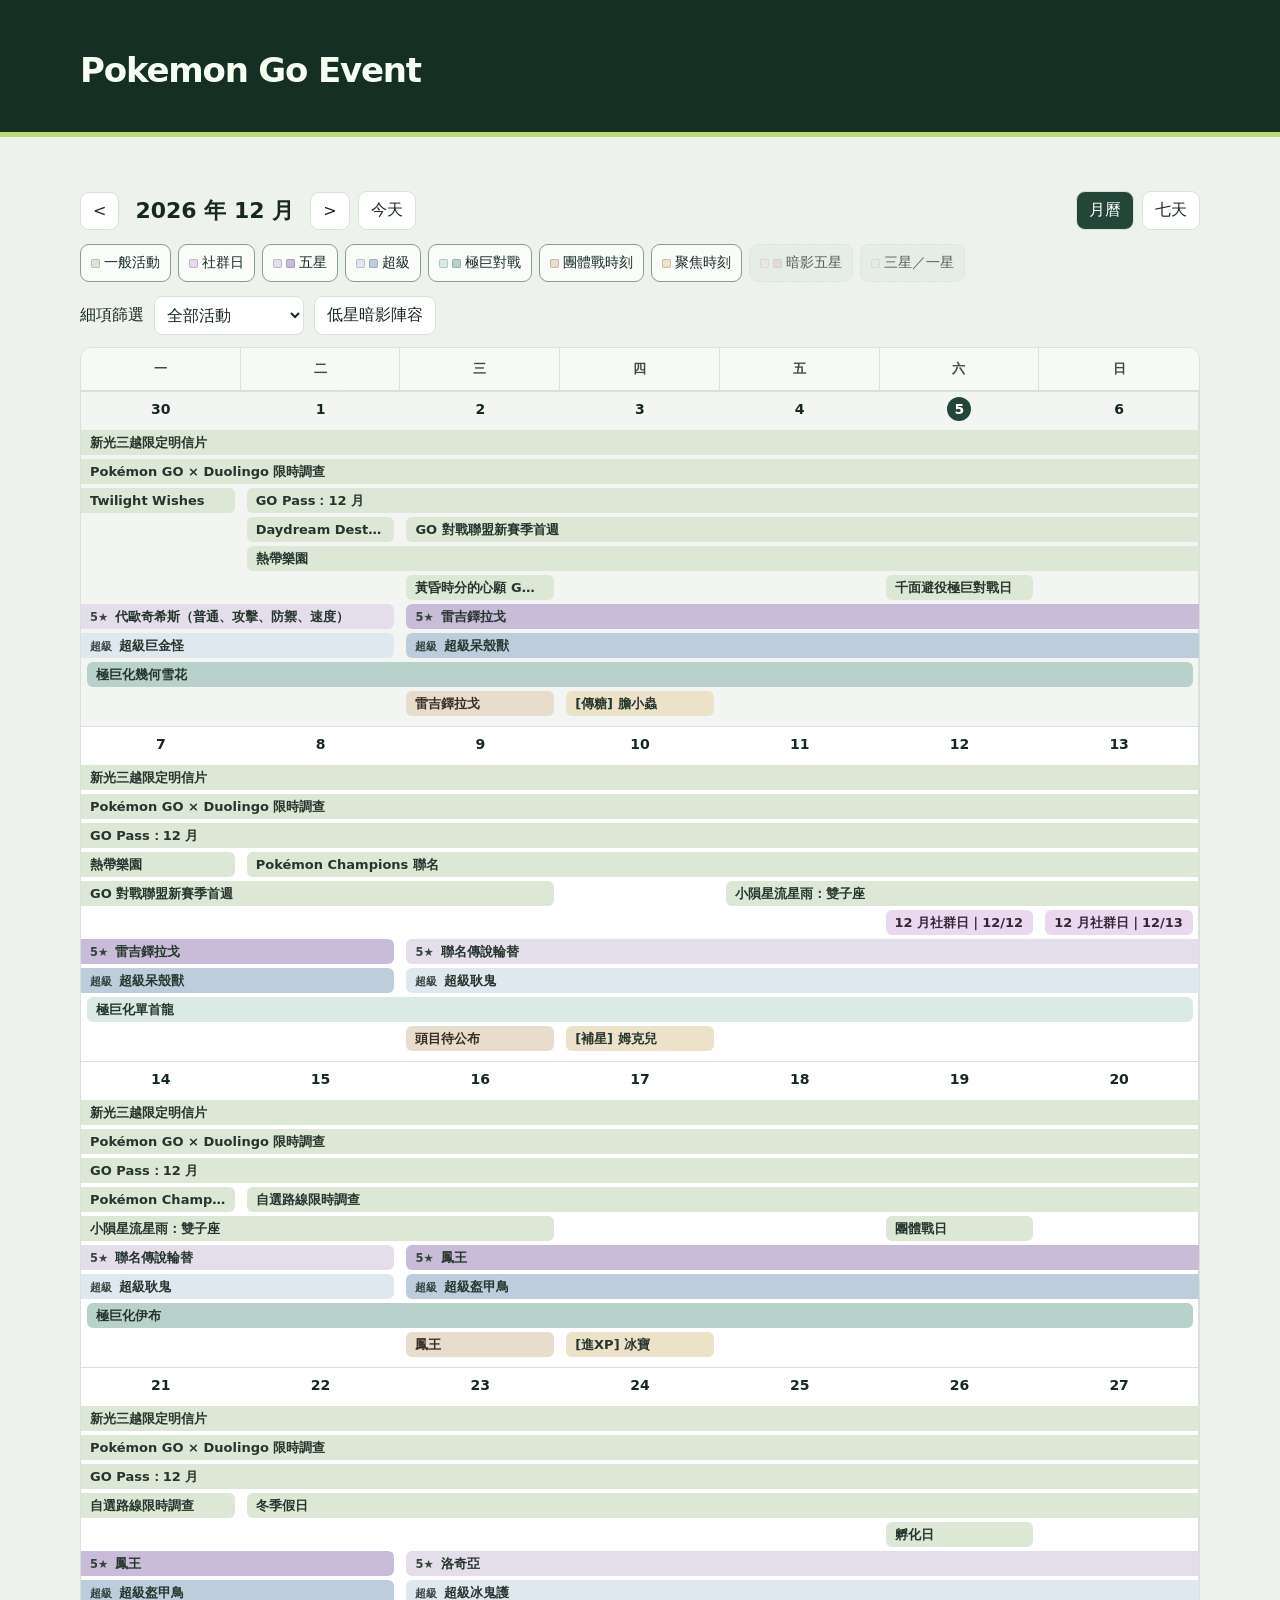
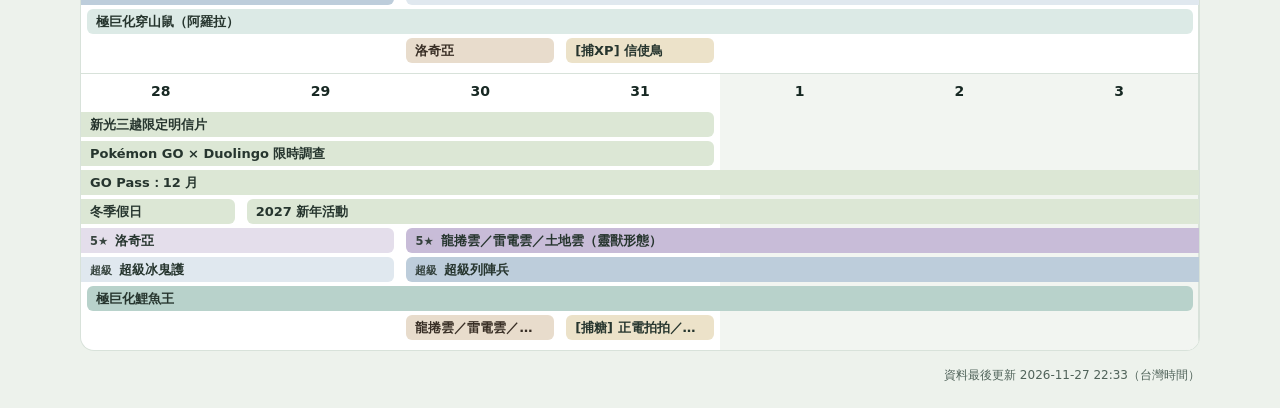
<file: index.html>
<!doctype html>
<html lang="zh-Hant">
<meta charset="utf-8">
<meta name="viewport" content="width=device-width, initial-scale=1">
<meta name="theme-color" content="#103a3a">
<link rel="manifest" href="./manifest.webmanifest">
<link rel="apple-touch-icon" href="./icons/calendar-192.png">
<script>
if (location.protocol !== 'file:' && (matchMedia('(max-width: 760px)').matches || matchMedia('(display-mode: standalone)').matches)) {
  location.replace('./mobile/' + location.search + location.hash);
}
</script>
<title>Pokemon Go Event</title>
<link rel="stylesheet" href="./calendar.css">

<header><h1>Pokemon Go Event</h1></header>
<main>
<section class="calendar-controls" aria-label="行事曆控制項"><div class="controls-content">
<div class="toolbar"><div class="nav"><button id="prev" aria-label="上一期">&lt;</button><h2 id="period" aria-live="polite"></h2><button id="next" aria-label="下一期">&gt;</button><button id="today">今天</button></div><div class="nav"><button id="month">月曆</button><button id="week">七天</button></div></div>
<div id="category-toggles" class="legend category-toggles" role="group" aria-label="顯示或隱藏活動分類"><button type="button" data-group="general" aria-pressed="true" aria-controls="calendar"><span class="general" aria-hidden="true"></span>一般活動</button><button type="button" data-group="communityDay" aria-pressed="true" aria-controls="calendar"><span class="community-day" aria-hidden="true"></span>社群日</button><button type="button" data-group="five" aria-pressed="true" aria-controls="calendar"><span class="five-a" aria-hidden="true"></span><span class="five-b" aria-hidden="true"></span>五星</button><button type="button" data-group="mega" aria-pressed="true" aria-controls="calendar"><span class="mega-a" aria-hidden="true"></span><span class="mega-b" aria-hidden="true"></span>超級</button><button type="button" data-group="max" aria-pressed="true" aria-controls="calendar"><span class="max-a" aria-hidden="true"></span><span class="max-b" aria-hidden="true"></span>極巨對戰</button><button type="button" data-group="raidHour" aria-pressed="true" aria-controls="calendar"><span class="raid-hour" aria-hidden="true"></span>團體戰時刻</button><button type="button" data-group="spotlight" aria-pressed="true" aria-controls="calendar"><span class="spotlight" aria-hidden="true"></span>聚焦時刻</button><button type="button" data-group="s5" aria-pressed="false" aria-controls="calendar"><span class="shadow-a" aria-hidden="true"></span><span class="shadow-b" aria-hidden="true"></span>暗影五星</button><button type="button" data-group="low" aria-pressed="false" aria-controls="calendar"><span class="low" aria-hidden="true"></span>三星／一星</button></div><div class="tools"><label for="filter">細項篩選</label><select id="filter"><option value="">全部活動</option></select><button id="shadow">低星暗影陣容</button></div></div><div id="weekday-header" class="weekday-header"><div class="week-head"><div class="weekday">一</div><div class="weekday">二</div><div class="weekday">三</div><div class="weekday">四</div><div class="weekday">五</div><div class="weekday">六</div><div class="weekday">日</div></div></div></section>
<div id="calendar" class="calendar-scroll"></div>
<footer class="calendar-updated" hidden>資料最後更新 <time id="data-updated"></time>（台灣時間）</footer>
</main>
<dialog id="detail"><form method="dialog"><button>關閉</button></form><div id="body"></div></dialog>
<script src="./calendar.js"></script>
<script>
if ('serviceWorker' in navigator && window.isSecureContext) {
  navigator.serviceWorker.register('./sw.js').catch(error => {
    console.warn('無法啟用行事曆的離線瀏覽', error);
  });
}
</script>
</html>
</file>
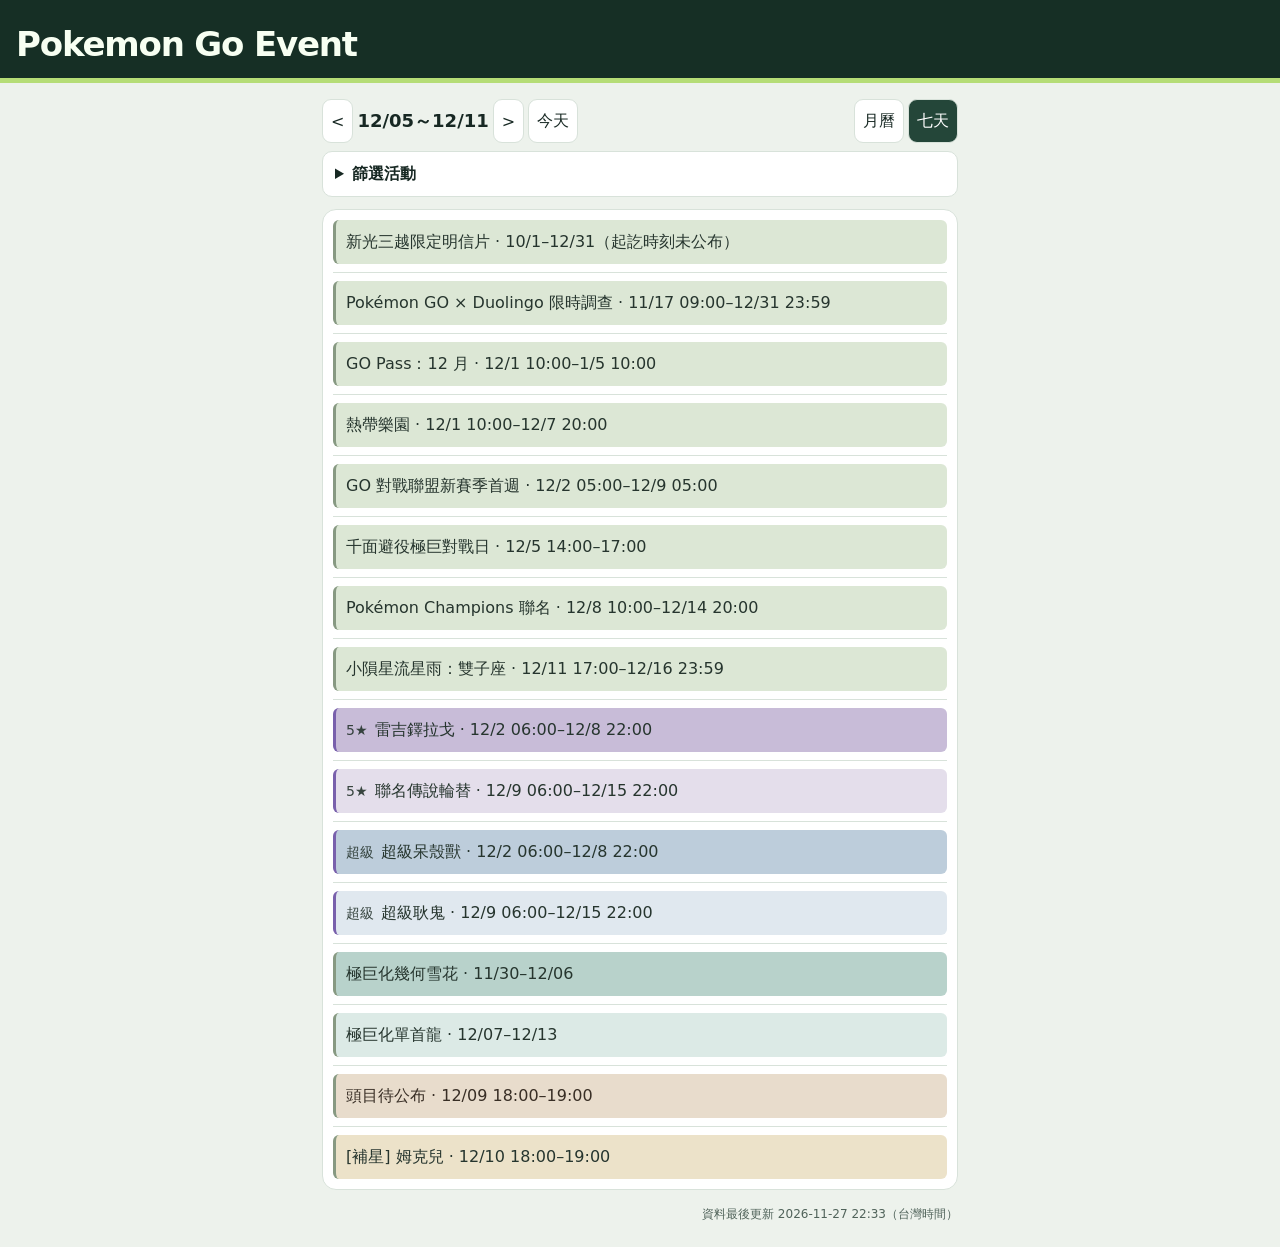
<file: mobile/index.html>
<!doctype html>
<html lang="zh-Hant" data-layout="mobile">
<meta charset="utf-8">
<meta name="viewport" content="width=device-width, initial-scale=1, viewport-fit=cover">
<meta name="theme-color" content="#103a3a">
<link rel="manifest" href="../manifest.webmanifest">
<link rel="apple-touch-icon" href="../icons/calendar-192.png">
<title>Pokemon Go Event</title>
<link rel="stylesheet" href="../calendar.css">
<link rel="stylesheet" href="./mobile.css">

<header><h1>Pokemon Go Event</h1></header>
<main>
<section class="calendar-controls" aria-label="行事曆控制項"><div class="controls-content">
<div class="toolbar"><div class="nav"><button id="prev" aria-label="上一期">&lt;</button><h2 id="period" aria-live="polite"></h2><button id="next" aria-label="下一期">&gt;</button><button id="today">今天</button></div><div class="nav"><button id="month">月曆</button><button id="week">七天</button></div></div>
<details class="phone-filters"><summary>篩選活動</summary><div id="category-toggles" class="legend category-toggles" role="group" aria-label="顯示或隱藏活動分類"><button type="button" data-group="general" aria-pressed="true" aria-controls="calendar"><span class="general" aria-hidden="true"></span>一般活動</button><button type="button" data-group="communityDay" aria-pressed="true" aria-controls="calendar"><span class="community-day" aria-hidden="true"></span>社群日</button><button type="button" data-group="five" aria-pressed="true" aria-controls="calendar"><span class="five-a" aria-hidden="true"></span><span class="five-b" aria-hidden="true"></span>五星</button><button type="button" data-group="mega" aria-pressed="true" aria-controls="calendar"><span class="mega-a" aria-hidden="true"></span><span class="mega-b" aria-hidden="true"></span>超級</button><button type="button" data-group="max" aria-pressed="true" aria-controls="calendar"><span class="max-a" aria-hidden="true"></span><span class="max-b" aria-hidden="true"></span>極巨對戰</button><button type="button" data-group="raidHour" aria-pressed="true" aria-controls="calendar"><span class="raid-hour" aria-hidden="true"></span>團體戰時刻</button><button type="button" data-group="spotlight" aria-pressed="true" aria-controls="calendar"><span class="spotlight" aria-hidden="true"></span>聚焦時刻</button><button type="button" data-group="s5" aria-pressed="false" aria-controls="calendar"><span class="shadow-a" aria-hidden="true"></span><span class="shadow-b" aria-hidden="true"></span>暗影五星</button><button type="button" data-group="low" aria-pressed="false" aria-controls="calendar"><span class="low" aria-hidden="true"></span>三星／一星</button></div><div class="tools"><label for="filter">細項篩選</label><select id="filter"><option value="">全部活動</option></select><button id="shadow">低星暗影陣容</button></div></details></div></section>
<div id="weekday-header" class="weekday-header"><div class="week-head"><div class="weekday">一</div><div class="weekday">二</div><div class="weekday">三</div><div class="weekday">四</div><div class="weekday">五</div><div class="weekday">六</div><div class="weekday">日</div></div></div>
<div id="calendar" class="calendar-scroll"></div>
<footer class="calendar-updated" hidden>資料最後更新 <time id="data-updated"></time>（台灣時間）</footer>
</main>
<dialog id="detail"><form method="dialog"><button>關閉</button></form><div id="body"></div></dialog>
<script src="../calendar.js"></script>
<script>
if ('serviceWorker' in navigator && window.isSecureContext) {
  navigator.serviceWorker.register('../sw.js').catch(error => {
    console.warn('無法啟用行事曆的離線瀏覽', error);
  });
}
</script>
</html>
</file>
<file: calendar.css>
:root{color-scheme:light;--ink:#122d32;--muted:#4f676a;--line:#cbd9d7;--paper:#f3f7f5}*{box-sizing:border-box}body{margin:0;background:var(--paper);color:var(--ink);font:16px system-ui,sans-serif}header{background:#103a3a;color:#fff;padding:32px max(20px,calc((100% - 1120px)/2));}header p{margin:0;color:#aee1d0}h1{font-size:clamp(27px,5vw,44px);margin:6px 0 0}main{max-width:1160px;margin:auto;padding:24px 20px}.toolbar,.nav{display:flex;align-items:center;gap:8px;flex-wrap:wrap}.toolbar{justify-content:space-between;margin-bottom:14px}button{font:inherit;color:inherit;cursor:pointer;border:1px solid var(--line);border-radius:7px;background:white;padding:8px 12px}button[aria-pressed=true]{background:#15554b;color:white}h2{margin:0 8px;font-size:22px}.grid{display:grid;grid-template-columns:repeat(7,minmax(0,1fr));gap:1px;background:var(--line);border:1px solid var(--line)}.weekday,.day{background:white;padding:7px;min-width:0}.weekday{text-align:center;font-size:13px}.day{min-height:100px}.outside{background:#eaf1ef}.current strong{color:#056656;text-decoration:underline}.event{display:block;text-align:left;width:100%;margin:5px 0;padding:4px 6px;background:#e1f3ec;border:0;border-left:3px solid #267a66;font-size:13px;overflow-wrap:anywhere}.raid{background:#eeeafd;border-color:#6654ab}.agenda{list-style:none;padding:0;margin:0}.agenda li{border-top:1px solid var(--line);padding:12px 0}.agenda .event{font-size:16px;padding:10px}.muted{color:var(--muted);font-size:14px}dialog{width:min(640px,calc(100% - 24px));max-height:90dvh;border:0;border-radius:12px;padding:22px;color:inherit}dialog::backdrop{background:#092c32a9}dialog form{text-align:right}dialog h2{margin:4px 0}table{width:100%;border-collapse:collapse;font-size:14px}td,th{padding:8px 4px;text-align:left;border-bottom:1px solid var(--line)}a{color:#096755}@media(max-width:560px){main{padding:16px 10px}.day{padding:3px;min-height:63px}.event{font-size:11px;padding:3px 1px}.toolbar{align-items:flex-start}header{padding:20px}}

:root{--ink:#172823;--muted:#50635a;--line:#d8e2da;--paper:#edf2ec}
header{background:#162f25;color:#f7fff2;padding-top:44px;padding-bottom:42px;border-bottom:5px solid #b5dd76}
header p{font-size:14px;letter-spacing:.13em;color:#cce8ab}
h1{font-size:34px;letter-spacing:-.035em}
main{padding-top:28px}
.calendar-updated{margin-top:12px;color:var(--muted);font-size:12px;text-align:end}
.toolbar{margin:18px 0 14px;gap:16px}
button{border-radius:9px;min-height:38px}
button[aria-pressed=true]{background:#244639}
button:focus-visible,a:focus-visible{outline:3px solid #327058;outline-offset:2px}
.grid{border-radius:14px;overflow:hidden}
.weekday{background:#f6faf5;color:#374d3e;font-weight:650;padding:12px 4px}
.day{min-height:106px;padding:9px}
.day strong{display:inline-grid;place-items:center;min-width:26px;height:26px}
.outside{background:#f2f5f1;color:#586a60}
.current strong{color:white;background:#244639;border-radius:50%;text-decoration:none}
.event{min-height:32px;border-radius:6px;background:#e6f1d9;border-color:#54812e;color:#223a19;padding:5px 7px}
.event.raid{background:#eee9fa;border-color:#7960ac;color:#372656}
.event:hover{filter:brightness(.95)}
.legend{display:flex;gap:15px;flex-wrap:wrap;margin:0 0 14px;color:var(--muted);font-size:14px}
.legend span::before{content:'';display:inline-block;width:9px;height:9px;margin-right:6px;border-radius:2px;background:#54812e}
.legend span+span::before{background:#7960ac}
.agenda{background:#fff;border:1px solid var(--line);border-radius:14px;padding:4px 16px}
.agenda li:first-child{border-top:0}
dialog{padding:24px;box-shadow:0 18px 60px #0e2a2055}
@media(max-width:560px){header{padding:28px 16px}main{padding:16px 10px}.day{padding:3px;min-height:67px}.event{padding:3px 2px}.toolbar{gap:10px}.nav{gap:5px}.nav h2{font-size:18px;margin:0 4px}}

.grid{display:block;background:white}.week-head,.week-row{display:grid;grid-template-columns:repeat(7,minmax(0,1fr))}
.week-row{position:relative;isolation:isolate;min-height:105px;gap:4px 0;padding-bottom:8px;border-top:1px solid var(--line)}
.day-bg{position:absolute;inset:0;border-right:1px solid var(--line);z-index:-1}
.date-num{grid-row:1;padding:6px}.span{margin:0 2px;width:auto;min-width:0;white-space:nowrap;overflow:hidden;text-overflow:ellipsis}
.span.left{border-radius:0 6px 6px 0}.span.right{border-top-right-radius:0;border-bottom-right-radius:0}
.event.a,.legend .a::before{background:#e4dbfa;border-color:#7552b1;color:#352157}
.event.b,.legend .b::before{background:#ccece9;border-color:#218077;color:#113f3a}
.tools{display:flex;gap:10px;align-items:center;flex-wrap:wrap;margin-bottom:14px}
.tools select{font:inherit;color:inherit;background:white;padding:8px;border:1px solid var(--line);border-radius:8px}
.raid-list dt{font-weight:700;margin-top:10px}.raid-list dd{margin:3px 0}

.calendar-scroll{overflow-x:auto;padding-bottom:4px}
.calendar-scroll .grid{min-width:690px}
.week-head{background:#f5f8f4}
.weekday{border-right:1px solid var(--line)}
.weekday:last-child,.day-bg:last-of-type{border-right:0}
.week-row{min-height:128px;grid-template-rows:34px;grid-auto-rows:25px;row-gap:4px;align-content:start;padding-bottom:10px}
.date-num{text-align:center;padding:5px 0;font-size:14px}
.date-num strong{display:inline-grid;place-items:center;min-width:24px;height:24px}
.span.event{min-height:0;margin:0 6px;border:0;border-radius:6px;padding:2px 9px;font-size:13px;font-weight:650}
.span.event.left{margin-left:0;border-top-left-radius:0;border-bottom-left-radius:0}
.span.event.right{margin-right:0;border-top-right-radius:0;border-bottom-right-radius:0}
.event.a{background:#6543a3;color:#fff}.event.b{background:#16665e;color:#fff}
.legend .a::before{background:#6543a3}.legend .b::before{background:#16665e}
.tier{font-size:.88em;opacity:.9;margin-right:7px}
.span.event:focus-visible{outline-offset:-2px;outline-color:#0e1f19}

.legend span::before{background:var(--swatch,#54812e)}
.legend .five-a::before,.event.five-a{background:#6543a3;color:#fff}
.legend .five-b::before,.event.five-b{background:#174b86;color:#fff}
.legend .shadow-a::before,.event.shadow-a{background:#94335b;color:#fff}
.legend .shadow-b::before,.event.shadow-b{background:#9b451c;color:#fff}
.legend .low::before,.event.low{background:#dcebe3;color:#204736}
.legend .mega::before,.event.mega{background:#dce7f1;color:#263e53}
.legend span::before{box-shadow:inset 0 0 0 1px #14282430}

.legend .mega-a::before,.event.mega-a{background:#385a71;color:white}
.legend .mega-b::before,.event.mega-b{background:#5a4925;color:white}
.legend .max-a::before,.event.max-a{background:#126870;color:white}
.legend .max-b::before,.event.max-b{background:#33582f;color:white}
.legend .spotlight::before,.event.spotlight{background:#f3cc62;color:#422e07}

.category-toggles{gap:7px}
.category-toggles button{display:inline-flex;align-items:center;gap:4px;color:var(--ink);background:#fff;padding:5px 10px}
.category-toggles button[aria-pressed=true]{border-color:#869f8e;background:#f9fcf8}
.category-toggles button[aria-pressed=false]{border-color:var(--line);background:#e6ece6;color:var(--muted)}
.category-toggles button[aria-pressed=false] span{opacity:.38}
.category-toggles span::before{display:block;margin:0;width:9px;height:9px}
.category-toggles .general::before{background:#54812e}
.legend .general::before,.event.general{background:#dce7d5;color:#26352e}
.legend .five-a::before,.event.five-a{background:#e4deeb;color:#26352e}
.legend .five-b::before,.event.five-b{background:#c8bcd8;color:#26352e}
.legend .mega-a::before,.event.mega-a{background:#e0e8ef;color:#26352e}
.legend .mega-b::before,.event.mega-b{background:#bdcddb;color:#26352e}
.legend .max-a::before,.event.max-a{background:#dceae6;color:#26352e}
.legend .max-b::before,.event.max-b{background:#b8d2cb;color:#26352e}
.legend .spotlight::before,.event.spotlight{background:#ece2c9;color:#26352e}
.legend .shadow-a::before,.event.shadow-a{background:#eedfe2;color:#26352e}
.legend .shadow-b::before,.event.shadow-b{background:#d9bec5;color:#26352e}
.legend .low::before,.event.low{background:#e7eadc;color:#26352e}
.event:not(.raid){border-color:#879982}.category-toggles button[aria-pressed=false]{border-style:dashed}
.legend .raid-hour::before,.event.raid-hour{background:#e8dccc;color:#382e25}
.calendar-controls{position:sticky;top:0;z-index:10;display:flow-root;background:var(--paper);padding:8px 0 12px;border-bottom:1px solid var(--line)}
.calendar-controls>.muted{margin:8px 0}
.calendar-controls .tools{margin-bottom:0}
.calendar-scroll{margin-top:8px}
@media(max-height:520px){.calendar-controls{max-height:60dvh;overflow-y:auto}}

.calendar-controls{padding-bottom:0;max-height:none;overflow:visible;border-bottom:0}
.controls-content{padding-bottom:12px}
.controls-content>.muted{margin:8px 0}
.weekday-header{overflow:hidden;border:1px solid var(--line);border-radius:12px 12px 0 0}
.weekday-header .week-head{min-width:688px}
.calendar-scroll{margin-top:0}
.calendar-scroll .grid{border-top:0;border-radius:0 0 14px 14px}
@media(max-height:520px){.controls-content{max-height:50dvh;overflow-y:auto}}
.cp-scroll{overflow-x:auto}.cp-scroll td{white-space:nowrap}.cp-scroll tbody th{font-weight:500}.event-highlights{padding:10px 14px;background:#f3f7f2;border:1px solid var(--line);border-radius:8px}.event-highlights h3{margin:0 0 8px}.event-highlights dl{margin:0}.event-highlights dt{font-weight:700;margin-top:6px}.event-highlights dd{margin:2px 0 4px}.event.community-day,.legend .community-day::before{background:#ead8ef;color:#352539}.event-highlights+.event-highlights{margin-top:8px}.event-highlights ul{margin:0;padding-left:1.3em}
</file>
<file: mobile/mobile.css>
body { margin: 0; }
header { padding: max(18px, env(safe-area-inset-top)) 16px 14px; }

main { max-width: 660px; padding: 0 12px max(24px, env(safe-area-inset-bottom)); }
.calendar-controls { position: static; }
.controls-content { max-height: none; overflow: visible; }
.toolbar, .nav { display: flex; flex-wrap: nowrap; gap: 4px; }
.toolbar { align-items: center; margin: 8px 0; }
.nav { align-items: center; }
.nav h2 { margin: 0; font-size: clamp(13px, 4vw, 18px); white-space: nowrap; }
.nav button { padding: 6px clamp(3px, 1.4vw, 8px); font-size: clamp(13px, 4vw, 16px); white-space: nowrap; }
.nav button, .tools select, .tools button, .phone-filters summary { min-height: 44px; }
.phone-filters { padding: 0 12px; border: 1px solid var(--line); border-radius: 10px; background: white; }
.phone-filters summary { align-content: center; cursor: pointer; font-weight: 650; }
.phone-filters[open] { padding-bottom: 12px; }
.phone-filters .category-toggles { display: flex; flex-wrap: wrap; }
#weekday-header { position: sticky; top: env(safe-area-inset-top, 0px); z-index: 12; background: var(--paper); box-shadow: 0 1px 0 var(--line); }
#weekday-header .week-head { min-width: 0; }
#calendar.calendar-scroll { overflow: visible; min-width: 0; }
.agenda { padding: 2px 10px; }
.agenda li { padding: 3px 0; }
.agenda .event { white-space: normal; overflow-wrap: anywhere; text-align: left; min-height: 44px; line-height: 1.45; }
.phone-month { border: 1px solid var(--line); border-top: 0; border-radius: 0 0 10px 10px; background: white; overflow: clip; }
.phone-month .week-row { display: grid; grid-template-columns: repeat(7, minmax(0,1fr)); }
.phone-month .week-row { min-height: 60px; grid-template-rows: 30px; grid-auto-rows: auto; row-gap: 2px; border-top: 1px solid var(--line); padding-bottom: 5px;
 background: repeating-linear-gradient(to right, transparent 0 calc(100% / 7 - 1px), #e8eeeb calc(100% / 7 - 1px) calc(100% / 7)); }
.phone-date { grid-row: 1; justify-self: center; min-width: 30px; padding: 2px; background: transparent; border: 0; font-weight: 650; }
.phone-date.outside { opacity: .55; }
.phone-month .event.span { align-self: stretch; min-width: 0; min-height: 23px; margin: 0 1px; padding: 3px; font-size: 12px; line-height: 1.25; white-space: normal; overflow-wrap: anywhere; text-align: left; }
dialog { max-width: calc(100vw - 20px); padding: 16px; overflow-wrap: anywhere; }
</file>
